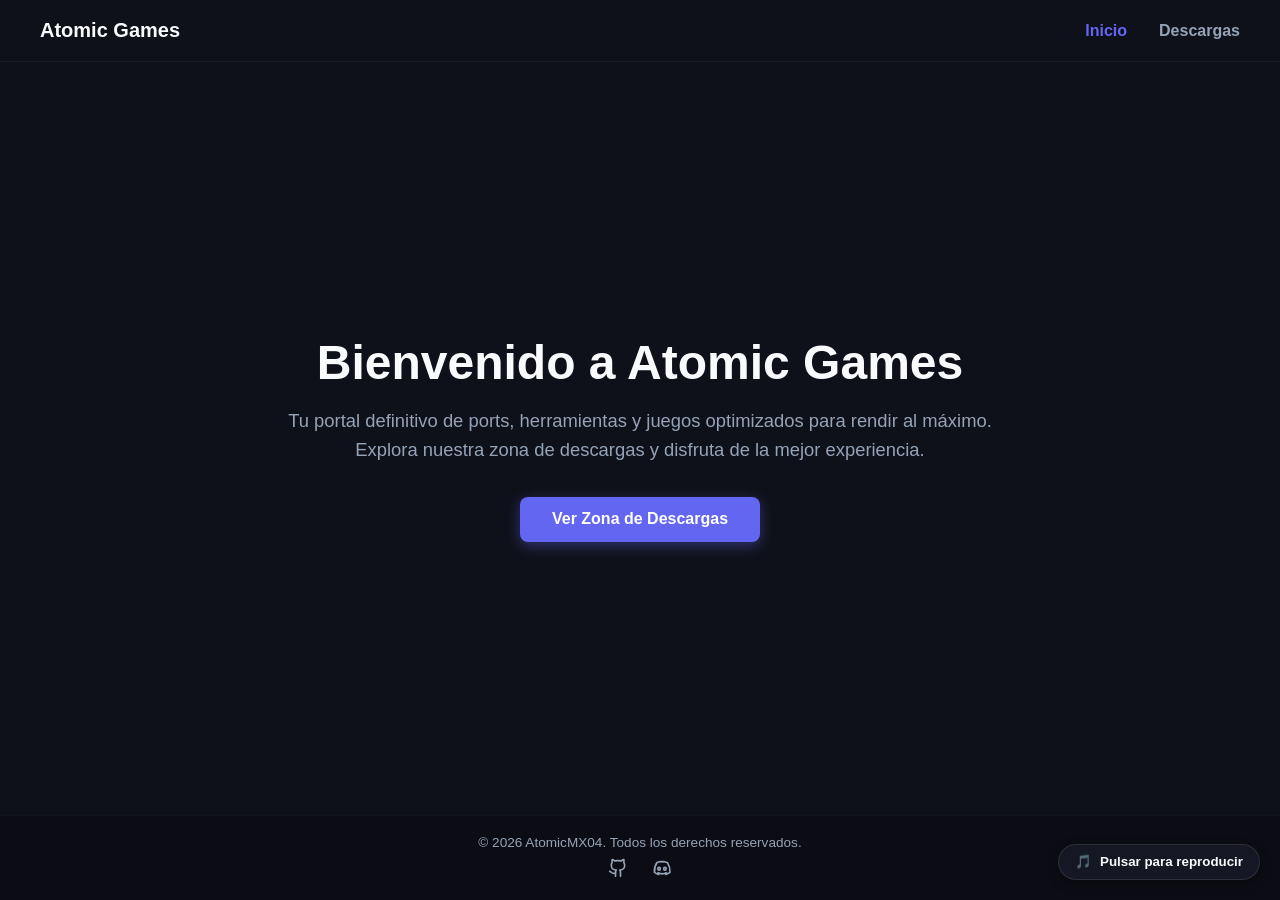
<file: index.html>
<!DOCTYPE html>
<html lang="es">
<head>
    <meta charset="UTF-8">
    <meta name="viewport" content="width=device-width, initial-scale=1.0">
    <title>Atomic Games | Inicio</title>
    <link rel="stylesheet" href="style.css">
    <link rel="icon" href="favicon.jpg" type="image/jpg">
</head>
<body>

    <canvas id="audio-canvas"></canvas>

    <nav>
        <a href="index.html" class="nav-logo">Atomic Games</a>
        <div class="nav-links">
            <a href="index.html" class="active">Inicio</a>
            <a href="downloads.html">Descargas</a>
        </div>
    </nav>

    <main class="hero-container">
        <h1>Bienvenido a Atomic Games</h1>
        <p>Tu portal definitivo de ports, herramientas y juegos optimizados para rendir al máximo. Explora nuestra zona de descargas y disfruta de la mejor experiencia.</p>
        <a href="downloads.html" class="btn-primary">Ver Zona de Descargas</a>
    </main>

    <button id="music-toggle">🎵 <span id="music-status">Pulsar para reproducir</span></button>

    <audio id="bg-audio" crossorigin="anonymous" loop>
        <source src="bg-music.mp3" type="audio/mpeg">
    </audio>

    <footer>
    <p>&copy; 2026 AtomicMX04. Todos los derechos reservados.</p>
    <div class="social-links">
        <a href="https://github.com/AtomicMX04" target="_blank" aria-label="GitHub">
            <svg width="20" height="20" viewBox="0 0 24 24" fill="none" stroke="currentColor" stroke-width="2" stroke-linecap="round" stroke-linejoin="round"><path d="M15 22v-4a4.8 4.8 0 0 0-1-3.5c3 0 6-2 6-5.5.08-1.25-.27-2.48-1-3.5.28-1.15.28-2.35 0-3.5 0 0-1 0-3 1.5-2.64-.5-5.36-.5-8 0C6 2 5 2 5 2c-.3 1.15-.3 2.35 0 3.5A5.403 5.403 0 0 0 4 9c0 3.5 3 5.5 6 5.5-.39.49-.68 1.05-.85 1.65-.17.6-.22 1.23-.15 1.85v4"></path><path d="M9 18c-4.51 2-5-2-7-2"></path></svg>
        </a>
        <a href="https://discord.gg/bm7bmy7Dn" target="_blank" aria-label="Discord">
            <svg width="20" height="20" viewBox="0 0 24 24" fill="none" stroke="currentColor" stroke-width="2" stroke-linecap="round" stroke-linejoin="round"><path d="M18 5.5a16.04 16.04 0 0 0-4.14-1.3l-.2.37a11.58 11.58 0 0 0-3.32 0l-.2-.37A15.95 15.95 0 0 0 6 5.5C3.33 9.47 2.62 13.35 3 17.18a16.14 16.14 0 0 0 5 2.53l.6-.77a10.9 10.9 0 0 1-1.66-.8c.14-.1.28-.21.41-.32 3.2 1.5 6.68 1.5 9.86 0 .13.11.27.22.41.32-.54.31-1.1.58-1.66.8l.6.77a16.1 16.1 0 0 0 5-2.53c.42-4.14-.72-8.01-3-11.68zM8.5 14.5c-.83 0-1.5-.75-1.5-1.67s.67-1.67 1.5-1.67 1.5.75 1.5 1.67-.67 1.67-1.5 1.67zm7 0c-.83 0-1.5-.75-1.5-1.67s.67-1.67 1.5-1.67 1.5.75 1.5 1.67-.67 1.67-1.5 1.67z"></path></svg>
        </a>
    </div>
</footer>

   <script src="script.js"></script>
</body>
</html>
</file>
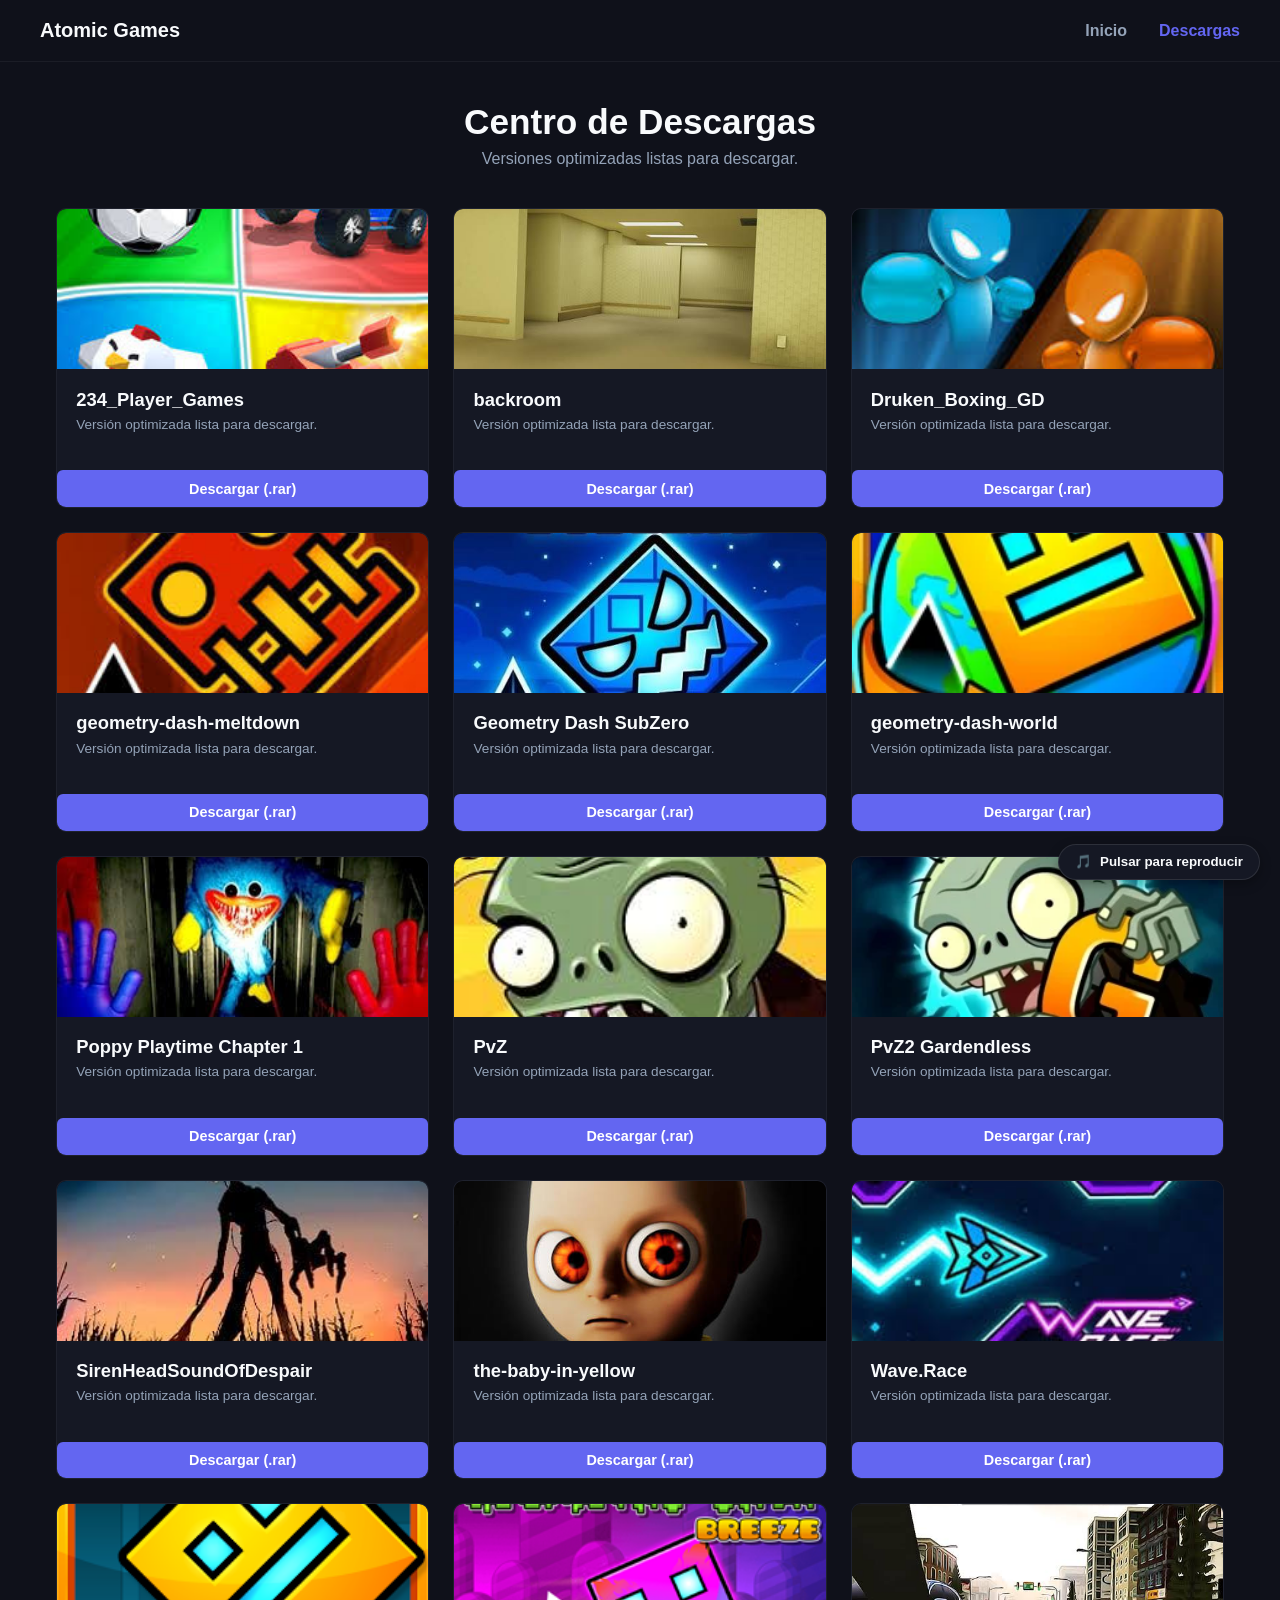
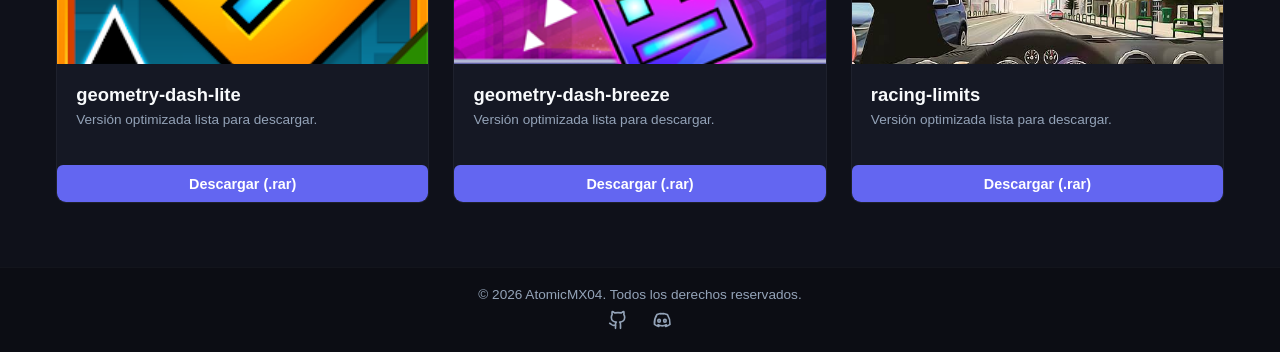
<file: downloads.html>
<!DOCTYPE html>
<html lang="es">
<head>
    <meta charset="UTF-8">
    <meta name="viewport" content="width=device-width, initial-scale=1.0">
    <title>Descargas - Mis Juegos Optimizados</title>
    <link rel="stylesheet" href="style.css">
    <link rel="icon" href="favicon.jpg" type="image/jpg">
</head>
<body>
    <canvas id="audio-canvas"></canvas>
    <nav>
        <a href="index.html" class="nav-logo">Atomic Games</a>
        <div class="nav-links">
            <a href="index.html">Inicio</a>
            <a href="downloads.html" class="active">Descargas</a>
        </div>
    </nav>

    <header class="page-header">
        <h2>Centro de Descargas</h2>
        <p>Versiones optimizadas listas para descargar.</p>
    </header>

    <main class="container">
        <div class="card">
            <div class="carousel" data-folder="234_Player_Games" data-total="4">
                <img src="234_Player_Games/1.jpg" class="carousel-img active" alt="Preview">
            </div>
            <div class="card-content">
                <h3>234_Player_Games</h3>
                <p>Versión optimizada lista para descargar.</p>
            </div>
            <a href="https://github.com/AtomicMX04/My-Games/releases/download/v1.0.0/234_Player_Games.rar" class="btn-download">Descargar (.rar)</a>
        </div>

        <div class="card">
            <div class="carousel" data-folder="backroom" data-total="4">
                <img src="backroom/1.jpg" class="carousel-img active" alt="Preview">
            </div>
            <div class="card-content">
                <h3>backroom</h3>
                <p>Versión optimizada lista para descargar.</p>
            </div>
            <a href="https://github.com/AtomicMX04/My-Games/releases/download/v1.0.0/backroom.rar" class="btn-download">Descargar (.rar)</a>
        </div>

        <div class="card">
            <div class="carousel" data-folder="Druken_Boxing_GD" data-total="4">
                <img src="Druken_Boxing_GD/1.jpg" class="carousel-img active" alt="Preview">
            </div>
            <div class="card-content">
                <h3>Druken_Boxing_GD</h3>
                <p>Versión optimizada lista para descargar.</p>
            </div>
            <a href="https://github.com/AtomicMX04/My-Games/releases/download/v1.0.0/Druken_Boxing_GD.rar" class="btn-download">Descargar (.rar)</a>
        </div>

        <div class="card">
            <div class="carousel" data-folder="geometry-dash-meltdown" data-total="4">
                <img src="geometry-dash-meltdown/1.jpg" class="carousel-img active" alt="Preview">
            </div>
            <div class="card-content">
                <h3>geometry-dash-meltdown</h3>
                <p>Versión optimizada lista para descargar.</p>
            </div>
            <a href="https://github.com/AtomicMX04/My-Games/releases/download/v1.0.0/geometry-dash-meltdown.rar" class="btn-download">Descargar (.rar)</a>
        </div>

        <div class="card">
            <div class="carousel" data-folder="geometry-dash-subzero" data-total="4">
                <img src="geometry-dash-subzero/1.jpg" class="carousel-img active" alt="Preview">
            </div>
            <div class="card-content">
                <h3>Geometry Dash SubZero</h3>
                <p>Versión optimizada lista para descargar.</p>
            </div>
            <a href="https://github.com/AtomicMX04/My-Games/releases/download/v1.0.0/geometry-dash-subzero.rar" class="btn-download">Descargar (.rar)</a>
        </div>

        <div class="card">
            <div class="carousel" data-folder="geometry-dash-world" data-total="3">
                <img src="geometry-dash-world/1.jpg" class="carousel-img active" alt="Preview">
            </div>
            <div class="card-content">
                <h3>geometry-dash-world</h3>
                <p>Versión optimizada lista para descargar.</p>
            </div>
            <a href="https://github.com/AtomicMX04/My-Games/releases/download/v1.0.0/geometry-dash-world.rar" class="btn-download">Descargar (.rar)</a>
        </div>

        <div class="card">
            <div class="carousel" data-folder="Poppy Playtime Chapter 1" data-total="4">
                <img src="Poppy Playtime Chapter 1/1.jpg" class="carousel-img active" alt="Preview">
            </div>
            <div class="card-content">
                <h3>Poppy Playtime Chapter 1</h3>
                <p>Versión optimizada lista para descargar.</p>
            </div>
            <a href="https://github.com/AtomicMX04/My-Games/releases/download/v1.0.0/Poppy.Playtime.Chapter.1.rar" class="btn-download">Descargar (.rar)</a>
        </div>

        <div class="card">
            <div class="carousel" data-folder="PvZ" data-total="4">
                <img src="PvZ/1.jpg" class="carousel-img active" alt="Preview">
            </div>
            <div class="card-content">
                <h3>PvZ</h3>
                <p>Versión optimizada lista para descargar.</p>
            </div>
            <a href="https://github.com/AtomicMX04/My-Games/releases/download/v1.0.0/PvZ.rar" class="btn-download">Descargar (.rar)</a>
        </div>

        <div class="card">
            <div class="carousel" data-folder="PvZ2 Gardendless" data-total="4">
                <img src="PvZ2 Gardendless/1.jpg" class="carousel-img active" alt="Preview">
            </div>
            <div class="card-content">
                <h3>PvZ2 Gardendless</h3>
                <p>Versión optimizada lista para descargar.</p>
            </div>
            <a href="https://github.com/AtomicMX04/My-Games/releases/download/v1.0.0/PvZ2.Gardendless.rar" class="btn-download">Descargar (.rar)</a>
        </div>

        <div class="card">
            <div class="carousel" data-folder="SirenHeadSoundOfDespair" data-total="4">
                <img src="SirenHeadSoundOfDespair/1.jpg" class="carousel-img active" alt="Preview">
            </div>
            <div class="card-content">
                <h3>SirenHeadSoundOfDespair</h3>
                <p>Versión optimizada lista para descargar.</p>
            </div>
            <a href="https://github.com/AtomicMX04/My-Games/releases/download/v1.0.0/SirenHeadSoundOfDespair.rar" class="btn-download">Descargar (.rar)</a>
        </div>

        <div class="card">
            <div class="carousel" data-folder="the-baby-in-yellow" data-total="3">
                <img src="the-baby-in-yellow/1.jpg" class="carousel-img active" alt="Preview">
            </div>
            <div class="card-content">
                <h3>the-baby-in-yellow</h3>
                <p>Versión optimizada lista para descargar.</p>
            </div>
            <a href="https://github.com/AtomicMX04/My-Games/releases/download/v1.0.0/the-baby-in-yellow.rar" class="btn-download">Descargar (.rar)</a>
        </div>

        <div class="card">
            <div class="carousel" data-folder="Wave Race" data-total="4">
                <img src="Wave Race/1.jpg" class="carousel-img active" alt="Preview">
            </div>
            <div class="card-content">
                <h3>Wave.Race</h3>
                <p>Versión optimizada lista para descargar.</p>
            </div>
            <a href="https://github.com/AtomicMX04/My-Games/releases/download/v1.0.0/Wave.Race.rar" class="btn-download">Descargar (.rar)</a>
        </div>

         <div class="card">
            <div class="carousel" data-folder="geometry-dash-lite" data-total="3">
                <img src="geometry-dash-lite/1.jpg" class="carousel-img active" alt="Preview">
            </div>
            <div class="card-content">
                <h3>geometry-dash-lite</h3>
                <p>Versión optimizada lista para descargar.</p>
            </div>
            <a href="https://github.com/AtomicMX04/My-Games/releases/download/v1.0.0/geometry-dash-lite.rar" class="btn-download">Descargar (.rar)</a>
        </div>

        <div class="card">
            <div class="carousel" data-folder="geometry-dash-breeze" data-total="3">
                <img src="geometry-dash-breeze/1.jpg" class="carousel-img active" alt="Preview">
            </div>
            <div class="card-content">
                <h3>geometry-dash-breeze</h3>
                <p>Versión optimizada lista para descargar.</p>
            </div>
            <a href="https://github.com/AtomicMX04/My-Games/releases/download/v1.0.0/geometry-dash-breeze.rar" class="btn-download">Descargar (.rar)</a>
        </div>

         <div class="card">
            <div class="carousel" data-folder="racing-limits" data-total="4">
                <img src="racing-limits/1.jpg" class="carousel-img active" alt="Preview">
            </div>
            <div class="card-content">
                <h3>racing-limits</h3>
                <p>Versión optimizada lista para descargar.</p>
            </div>
            <a href="https://github.com/AtomicMX04/My-Games/releases/download/v1.0.0/racing-limits.rar" class="btn-download">Descargar (.rar)</a>
        </div>

    </main>
     <button id="music-toggle">🎵 <span id="music-status">Pulsar para reproducir</span></button>

    <audio id="bg-audio" crossorigin="anonymous" loop>
        <source src="bg-music.mp3" type="audio/mpeg">
    </audio>

    <footer>
    <p>&copy; 2026 AtomicMX04. Todos los derechos reservados.</p>
    <div class="social-links">
        <a href="https://github.com/AtomicMX04" target="_blank" aria-label="GitHub">
            <svg width="20" height="20" viewBox="0 0 24 24" fill="none" stroke="currentColor" stroke-width="2" stroke-linecap="round" stroke-linejoin="round"><path d="M15 22v-4a4.8 4.8 0 0 0-1-3.5c3 0 6-2 6-5.5.08-1.25-.27-2.48-1-3.5.28-1.15.28-2.35 0-3.5 0 0-1 0-3 1.5-2.64-.5-5.36-.5-8 0C6 2 5 2 5 2c-.3 1.15-.3 2.35 0 3.5A5.403 5.403 0 0 0 4 9c0 3.5 3 5.5 6 5.5-.39.49-.68 1.05-.85 1.65-.17.6-.22 1.23-.15 1.85v4"></path><path d="M9 18c-4.51 2-5-2-7-2"></path></svg>
        </a>
        <a href="https://discord.gg/bm7bmy7Dn" target="_blank" aria-label="Discord">
            <svg width="20" height="20" viewBox="0 0 24 24" fill="none" stroke="currentColor" stroke-width="2" stroke-linecap="round" stroke-linejoin="round"><path d="M18 5.5a16.04 16.04 0 0 0-4.14-1.3l-.2.37a11.58 11.58 0 0 0-3.32 0l-.2-.37A15.95 15.95 0 0 0 6 5.5C3.33 9.47 2.62 13.35 3 17.18a16.14 16.14 0 0 0 5 2.53l.6-.77a10.9 10.9 0 0 1-1.66-.8c.14-.1.28-.21.41-.32 3.2 1.5 6.68 1.5 9.86 0 .13.11.27.22.41.32-.54.31-1.1.58-1.66.8l.6.77a16.1 16.1 0 0 0 5-2.53c.42-4.14-.72-8.01-3-11.68zM8.5 14.5c-.83 0-1.5-.75-1.5-1.67s.67-1.67 1.5-1.67 1.5.75 1.5 1.67-.67 1.67-1.5 1.67zm7 0c-.83 0-1.5-.75-1.5-1.67s.67-1.67 1.5-1.67 1.5.75 1.5 1.67-.67 1.67-1.5 1.67z"></path></svg>
        </a>
    </div>
</footer>

       <script src="script.js"></script>
</body>
</html>
</file>
<file: style.css>
:root {
    --bg-color: #0f111a;
    --card-bg: #151824;
    --card-hover: #1b1f30;
    --accent-color: #6366f1;
    --accent-hover: #4f46e5;
    --text-main: #f8fafc;
    --text-muted: #94a3b8;
}

* {
    box-sizing: border-box;
    margin: 0;
    padding: 0;
    font-family: 'Segoe UI', Tahoma, Geneva, Verdana, sans-serif;
}

body {
    background-color: var(--bg-color);
    color: var(--text-main);
    min-height: 100vh;
    display: flex;
    flex-direction: column;
    align-items: center;
    overflow-x: hidden;
}

#audio-canvas {
    position: fixed;
    bottom: 0;
    left: 0;
    width: 100%;
    height: 40vh;
    z-index: -1;
    opacity: 0.4;
    pointer-events: none;
}

nav {
    width: 100%;
    background-color: #0f111a;
    display: flex;
    justify-content: space-between;
    align-items: center;
    padding: 1.2rem 2.5rem;
    border-bottom: 1px solid rgba(255, 255, 255, 0.05);
    z-index: 10;
}

.nav-logo {
    font-size: 1.25rem;
    font-weight: 700;
    color: var(--text-main);
    text-decoration: none;
}

.nav-links {
    display: flex;
    gap: 2rem;
}

.nav-links a {
    color: var(--text-muted);
    text-decoration: none;
    font-weight: 600;
    transition: color 0.2s;
}

.nav-links a:hover, .nav-links a.active {
    color: var(--accent-color);
}

.page-header {
    text-align: center;
    margin: 2.5rem 0 1.5rem 0;
    z-index: 2;
}

.page-header h2 {
    font-size: 2.2rem;
    margin-bottom: 0.5rem;
}

.page-header p {
    color: var(--text-muted);
}

.container {
    display: grid;
    grid-template-columns: repeat(auto-fit, minmax(280px, 1fr));
    gap: 1.5rem;
    width: 100%;
    max-width: 1200px;
    padding: 1rem 1rem 4rem 1rem;
    z-index: 2;
}

.card {
    background-color: var(--card-bg);
    border-radius: 10px;
    overflow: hidden;
    padding: 0; 
    display: flex;
    flex-direction: column;
    justify-content: space-between;
    border: 1px solid rgba(255, 255, 255, 0.04);
    transition: background-color 0.15s ease, transform 0.15s ease;
}

.card:hover {
    background-color: var(--card-hover);
    transform: translateY(-3px);
    border-color: rgba(99, 102, 241, 0.3);
}

.card > img {
    width: 100%;
    height: 160px;
    object-fit: cover;
    border-top-left-radius: 10px;
    border-top-right-radius: 10px;
}

.card-content {
    padding: 1.2rem;
    display: flex;
    flex-direction: column;
    flex-grow: 1;
    justify-content: space-between;
}

.card-content h3 {
    font-size: 1.15rem;
    margin-bottom: 0.4rem;
    color: var(--text-main);
}

.card-content p {
    color: var(--text-muted);
    font-size: 0.85rem;
    margin-bottom: 1.2rem;
}

.btn-download {
    display: block;
    background-color: var(--accent-color);
    color: white;
    text-align: center;
    padding: 0.65rem 1rem;
    border-radius: 6px;
    text-decoration: none;
    font-weight: 600;
    font-size: 0.9rem;
    transition: background-color 0.15s ease;
    margin-top: auto;
}

.btn-download:hover {
    background-color: var(--accent-hover);
}

#music-toggle {
    position: fixed;
    bottom: 20px;
    right: 20px;
    background-color: var(--card-bg);
    color: var(--text-main);
    border: 1px solid rgba(255, 255, 255, 0.1);
    padding: 0.6rem 1rem;
    border-radius: 30px;
    cursor: pointer;
    font-weight: 600;
    display: flex;
    align-items: center;
    gap: 8px;
    box-shadow: 0 4px 12px rgba(0,0,0,0.3);
    z-index: 1000;
}

#music-toggle:hover {
    background-color: var(--accent-color);
}

footer {
    width: 100%;
    padding: 1.2rem;
    background-color: rgba(0, 0, 0, 0.2);
    color: var(--text-muted);
    font-size: 0.85rem;
    text-align: center;
    border-top: 1px solid rgba(255, 255, 255, 0.03);
    margin-top: auto;
    z-index: 2;
    display: flex;
    flex-direction: column;
    align-items: center;
    gap: 0.5rem;
}

.hero-container {
    flex: 1;
    display: flex;
    flex-direction: column;
    align-items: center;
    justify-content: center;
    text-align: center;
    padding: 2rem;
    max-width: 800px;
    z-index: 2;
}

.hero-container h1 {
    font-size: 3rem;
    margin-bottom: 1rem;
    color: var(--text-main);
}

.hero-container p {
    font-size: 1.15rem;
    color: var(--text-muted);
    margin-bottom: 2rem;
    line-height: 1.6;
}

.btn-primary {
    display: inline-block;
    background-color: var(--accent-color);
    color: white;
    padding: 0.85rem 2rem;
    border-radius: 8px;
    text-decoration: none;
    font-weight: 600;
    font-size: 1rem;
    box-shadow: 0 4px 14px rgba(99, 102, 241, 0.4);
    transition: background-color 0.2s ease, transform 0.2s ease;
}

.btn-primary:hover {
    background-color: var(--accent-hover);
    transform: translateY(-2px);
}

.social-links {
    display: flex;
    gap: 1.5rem;
}

.social-links a {
    color: var(--text-muted);
    text-decoration: none;
    font-size: 0.9rem;
    transition: color 0.2s;
}

.social-links a:hover {
    color: var(--accent-color);
}

.carousel {
    width: 100%;
    height: 160px;
    overflow: hidden;
    position: relative;
    border-top-left-radius: 8px;
    border-top-right-radius: 8px;
    background: #111;
}

.carousel-img {
    width: 100%;
    height: 100%;
    object-fit: cover;
    position: absolute;
    top: 0;
    left: 0;
    opacity: 0;
    transition: opacity 0.8s ease-in-out;
}

.carousel-img.active {
    opacity: 1;
}
</file>
